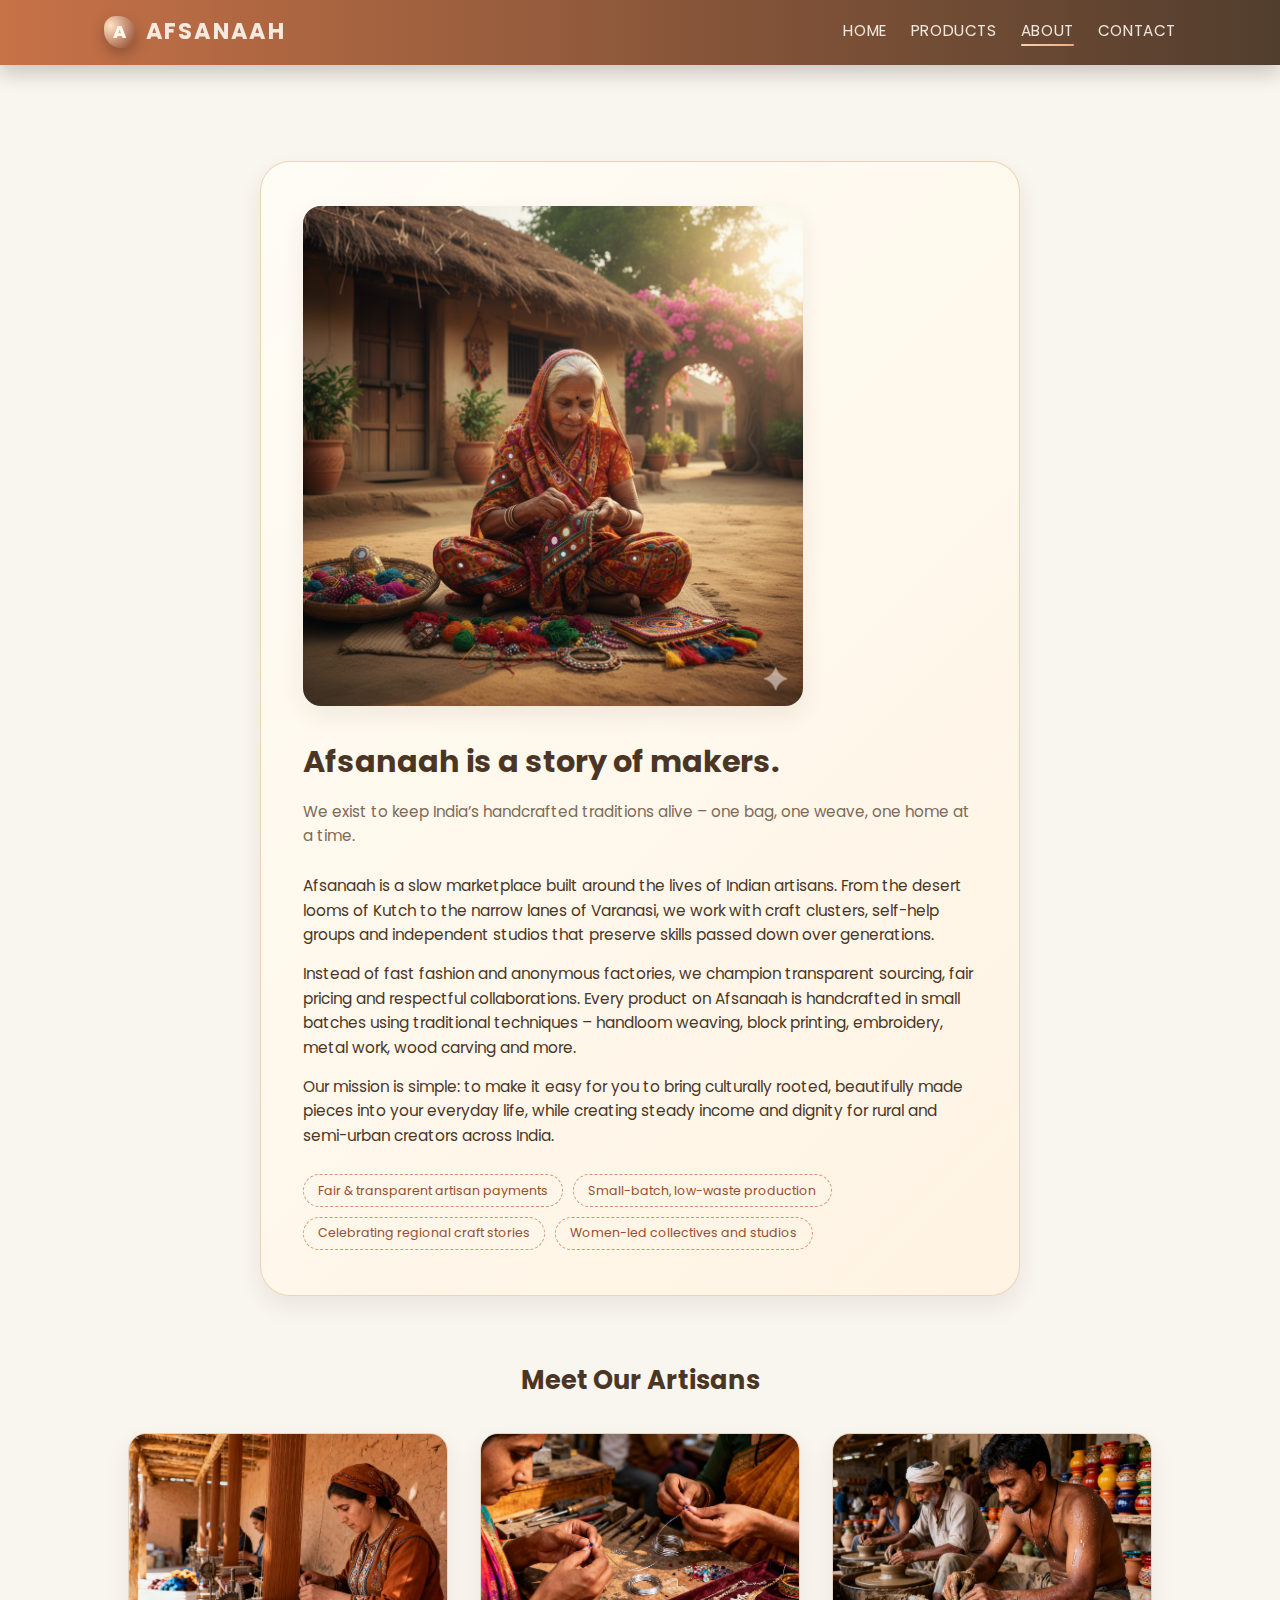
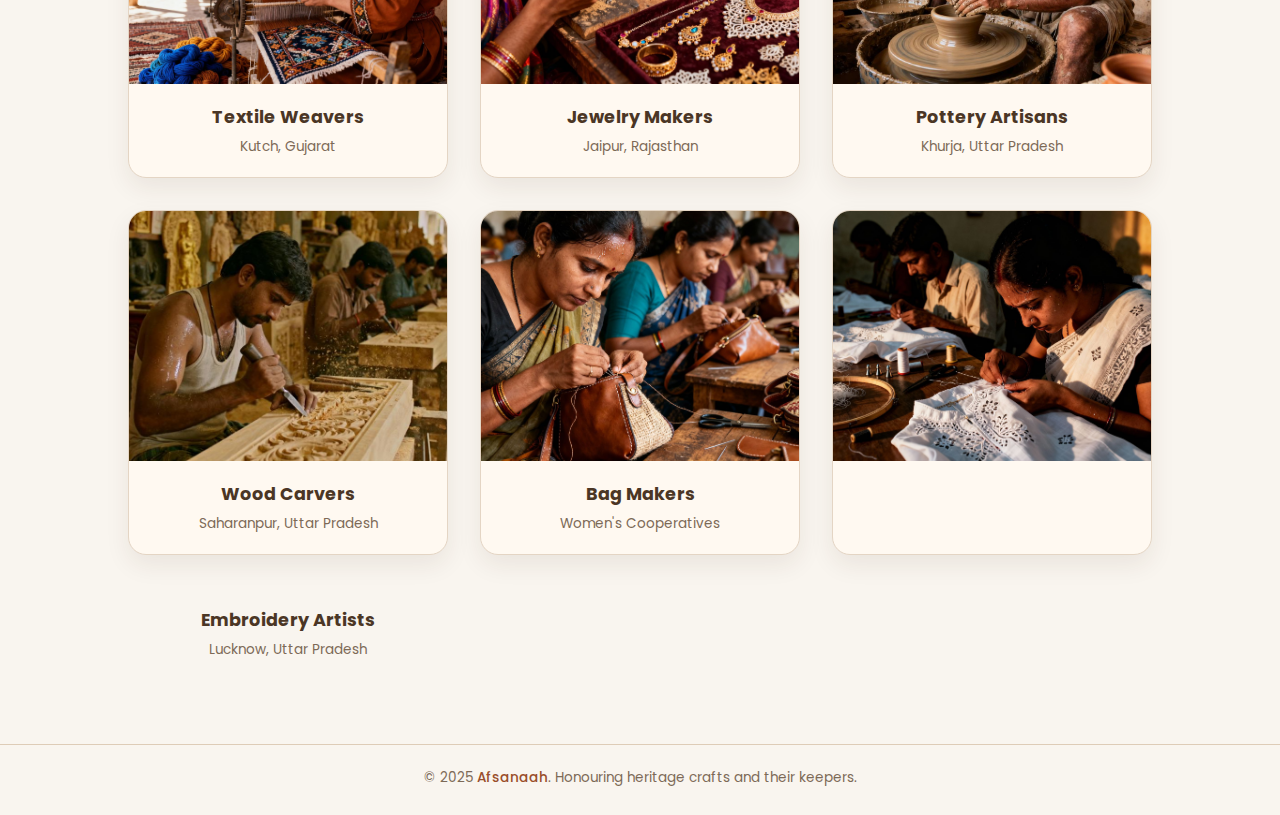
<file: about.html>
<!DOCTYPE html>
<html lang="en">
  <head>
    <meta charset="UTF-8" />
    <meta name="viewport" content="width=device-width, initial-scale=1" />
    <title>About – Afsanaah</title>
    <link rel="preconnect" href="https://fonts.googleapis.com" />
    <link rel="preconnect" href="https://fonts.gstatic.com" crossorigin />
    <link
      href="https://fonts.googleapis.com/css2?family=Poppins:wght@300;400;500;600;700&display=swap"
      rel="stylesheet"
    />
    <link rel="stylesheet" href="css/common.css" />
    <link rel="stylesheet" href="css/about.css" />
  </head>
  <body>
    <header>
      <div class="nav">
        <a href="index.html" class="logo">
          <span class="logo-mark">A</span>
          <span>Afsanaah</span>
        </a>
        <nav class="nav-links">
          <a href="index.html">Home</a>
          <a href="products.html">Products</a>
          <a href="about.html" class="active">About</a>
          <a href="contact.html">Contact</a>
        </nav>
      </div>
    </header>

    <main>
      <section class="container">
        <article class="about-wrap">
          <div class="lady">
            <img src="images/village_lady.jpg" alt="village lady"/>
          </div>
          <h1 class="about-title">Afsanaah is a story of makers.</h1>
          <p class="about-tagline">
            We exist to keep India’s handcrafted traditions alive – one bag,
            one weave, one home at a time.
          </p>

          <div class="about-text">
            <p>
              Afsanaah is a slow marketplace built around the lives of Indian
              artisans. From the desert looms of Kutch to the narrow lanes of
              Varanasi, we work with craft clusters, self-help groups and
              independent studios that preserve skills passed down over
              generations.
            </p>
            <p>
              Instead of fast fashion and anonymous factories, we champion
              transparent sourcing, fair pricing and respectful collaborations.
              Every product on Afsanaah is handcrafted in small batches using
              traditional techniques – handloom weaving, block printing,
              embroidery, metal work, wood carving and more.
            </p>
            <p>
              Our mission is simple: to make it easy for you to bring
              culturally rooted, beautifully made pieces into your everyday
              life, while creating steady income and dignity for rural and
              semi-urban creators across India.
            </p>
          </div>

          <div class="about-pill-row">
            <span class="about-pill">Fair &amp; transparent artisan payments</span>
            <span class="about-pill">Small-batch, low-waste production</span>
            <span class="about-pill">Celebrating regional craft stories</span>
            <span class="about-pill">Women-led collectives and studios</span>
          </div>
        </article>

        <div class="artisan-gallery">
          <h2 class="gallery-title">Meet Our Artisans</h2>
          <div class="artisan-grid">
            <div class="artisan-card">
              <img src="images/img5.jpeg" alt="Artisan weaving textiles">
              <div class="artisan-info">
                <h3>Textile Weavers</h3>
                <p>Kutch, Gujarat</p>
              </div>
            </div>
            <div class="artisan-card">
              <img src="images/img3.jpeg" alt="Artisan crafting jewelry">
              <div class="artisan-info">
                <h3>Jewelry Makers</h3>
                <p>Jaipur, Rajasthan</p>
              </div>
            </div>
            <div class="artisan-card">
              <img src="images/img4.jpeg" alt="Pottery artisan">
              <div class="artisan-info">
                <h3>Pottery Artisans</h3>
                <p>Khurja, Uttar Pradesh</p>
              </div>
            </div>
            <div class="artisan-card">
              <img src="images/img6.jpeg" alt="Wood carving artisan">
              <div class="artisan-info">
                <h3>Wood Carvers</h3>
                <p>Saharanpur, Uttar Pradesh</p>
              </div>
            </div>
            <div class="artisan-card">
              <img src="images/img1.jpeg" alt="Bag making artisan">
              <div class="artisan-info">
                <h3>Bag Makers</h3>
                <p>Women's Cooperatives</p>
              </div>
            </div>
            <div class="artisan-card">
              <img src="images/img2.jpeg" alt="Embroidery artisan">
            </div>
              <div class="artisan-info">
                <h3>Embroidery Artists</h3>
                <p>Lucknow, Uttar Pradesh</p>
              </div>
            </div>
          </div>
        </div>
      </section>
    </main>

    <footer>
      <div class="container">
        <p>
          © 2025 <span>Afsanaah</span>. Honouring heritage crafts and their keepers.
        </p>
      </div>
    </footer>
    <script src="script.js"></script>
  </body>
</html>
</file>
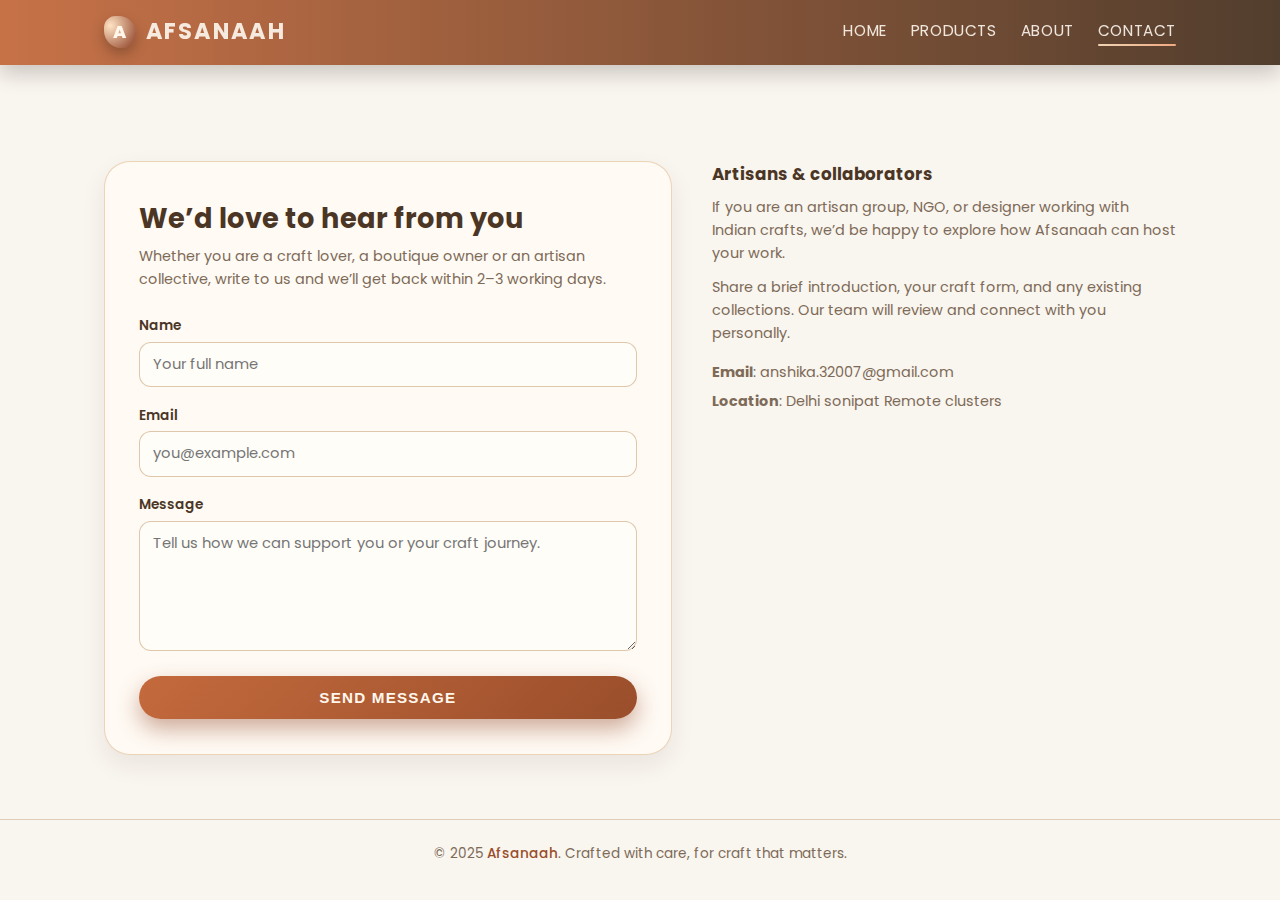
<file: contact.html>
<!DOCTYPE html>
<html lang="en">
  <head>
    <meta charset="UTF-8" />
    <meta name="viewport" content="width=device-width, initial-scale=1" />
    <title>Contact – Afsanaah</title>
    <link rel="preconnect" href="https://fonts.googleapis.com" />
    <link rel="preconnect" href="https://fonts.gstatic.com" crossorigin />
    <link
      href="https://fonts.googleapis.com/css2?family=Poppins:wght@300;400;500;600;700&display=swap"
      rel="stylesheet"
    />
    <link rel="stylesheet" href="css/common.css" />
    <link rel="stylesheet" href="css/contact.css" />
  </head>
  <body>
    <header>
      <div class="nav">
        <a href="index.html" class="logo">
          <span class="logo-mark">A</span>
          <span>Afsanaah</span>
        </a>
        <nav class="nav-links">
          <a href="index.html">Home</a>
          <a href="products.html">Products</a>
          <a href="about.html">About</a>
          <a href="contact.html" class="active">Contact</a>
        </nav>
      </div>
    </header>

    <main>
      <section class="container contact-grid">
        <div class="contact-form-card">
          <h1>We’d love to hear from you</h1>
          <p>
            Whether you are a craft lover, a boutique owner or an artisan
            collective, write to us and we’ll get back within 2–3 working days.
          </p>

          <form id="contact-form">
            <div class="form-field">
              <label class="form-label" for="name">Name</label>
              <input
                class="form-input"
                type="text"
                id="name"
                name="name"
                placeholder="Your full name"
              />
            </div>

            <div class="form-field">
              <label class="form-label" for="email">Email</label>
              <input
                class="form-input"
                type="email"
                id="email"
                name="email"
                placeholder="you@example.com"
              />
            </div>

            <div class="form-field">
              <label class="form-label" for="message">Message</label>
              <textarea
                class="form-textarea"
                id="message"
                name="message"
                placeholder="Tell us how we can support you or your craft journey."
              ></textarea>
            </div>

            <button type="submit" class="btn-primary btn-submit">
              Send Message
            </button>
          </form>
        </div>

        <aside class="contact-aside">
          <h2>Artisans &amp; collaborators</h2>
          <p>
            If you are an artisan group, NGO, or designer working with Indian
            crafts, we’d be happy to explore how Afsanaah can host your work.
          </p>
          <p>
            Share a brief introduction, your craft form, and any existing
            collections. Our team will review and connect with you personally.
          </p>

          <ul class="contact-aside-list">
            <li><strong>Email</strong>: anshika.32007@gmail.com</li>
            <li><strong>Location</strong>: Delhi sonipat Remote clusters</li>
          </ul>
        </aside>
      </section>
    </main>

    <footer>
      <div class="container">
        <p>
          © 2025 <span>Afsanaah</span>. Crafted with care, for craft that matters.
        </p>
      </div>
    </footer>
    <script src="script.js"></script>
  </body>
</html>
</file>
<file: css/common.css>
:root {
  --bg-cream: #f9f5ef;
  --card-cream: #fff9f1;
  --accent-terracotta: #c46a3d;
  --accent-terracotta-dark: #9a4e2b;
  --deep-brown: #4b3625;
  --text-muted: #7d6a57;
  --border-soft: #e4d5c4;
  --shadow-soft: 0 10px 25px rgba(64, 43, 28, 0.08);
  --radius-lg: 18px;
  --radius-md: 12px;
  --radius-pill: 999px;
  --transition-fast: 0.25s ease;
  --font-main: "Poppins", system-ui, -apple-system, BlinkMacSystemFont, "Segoe UI", sans-serif;
}


*,
*::before,
*::after {
  box-sizing: border-box;
  margin: 0;
  padding: 0;
}

html {
  scroll-behavior: smooth;
}

body {
  font-family: var(--font-main);
  background-color: var(--bg-cream);
  color: var(--deep-brown);
  line-height: 1.6;
}

img {
  max-width: 100%;
  display: block;
}

a {
  color: inherit;
  text-decoration: none;
}

main {
  padding: 0;
}

.container {
  max-width: 1120px;
  margin: 0 auto;
}

main .container {
  padding: 6rem 1.5rem 3rem;
}



header {
  position: sticky;
  top: 0;
  z-index: 20;
  background: linear-gradient(
      to right,
      rgba(196, 106, 61, 0.95),
      rgba(75, 54, 37, 0.96)
    );
  backdrop-filter: blur(10px);
  box-shadow: 0 8px 20px rgba(32, 21, 15, 0.22);
}

.nav {
  max-width: 1120px;
  margin: 0 auto;
  padding: 0.9rem 1.5rem;
  display: flex;
  align-items: center;
  justify-content: space-between;
  gap: 1.5rem;
  color: #fdf7ef;
}

.logo {
  font-weight: 700;
  font-size: 1.4rem;
  letter-spacing: 0.08em;
  text-transform: uppercase;
  display: inline-flex;
  align-items: center;
  gap: 0.6rem;
}

.logo-mark {
  width: 32px;
  height: 32px;
  border-radius: 40% 60% 50% 60%;
  background: radial-gradient(circle at 20% 30%, #ffe3c4, #8a3a21);
  display: flex;
  align-items: center;
  justify-content: center;
  font-size: 1.1rem;
  font-weight: 800;
  color: #fff7ea;
  box-shadow: 0 6px 14px rgba(0, 0, 0, 0.25);
}

.logo span:last-child {
  opacity: 0.9;
}

.nav-links {
  display: flex;
  align-items: center;
  gap: 1.5rem;
  font-size: 0.95rem;
  letter-spacing: 0.04em;
  text-transform: uppercase;
}

.nav-links a {
  position: relative;
  padding-bottom: 0.2rem;
  opacity: 0.9;
  transition: opacity var(--transition-fast), color var(--transition-fast);
}

.nav-links a::after {
  content: "";
  position: absolute;
  left: 0;
  bottom: 0;
  width: 0;
  height: 2px;
  background: linear-gradient(to right, #ffe3c4, #ffb58a);
  border-radius: 999px;
  transition: width var(--transition-fast);
}

.nav-links a:hover::after,
.nav-links a:focus-visible::after,
.nav-links a.active::after {
  width: 100%;
}

.nav-links a:hover,
.nav-links a:focus-visible {
  opacity: 1;
}


.btn-primary {
  display: inline-flex;
  align-items: center;
  justify-content: center;
  padding: 0.8rem 1.9rem;
  border-radius: var(--radius-pill);
  background: linear-gradient(135deg, var(--accent-terracotta), var(--accent-terracotta-dark));
  color: #fff7ec;
  font-size: 0.95rem;
  font-weight: 600;
  letter-spacing: 0.08em;
  text-transform: uppercase;
  border: none;
  box-shadow: 0 10px 22px rgba(147, 76, 43, 0.45);
  cursor: pointer;
  transition: transform var(--transition-fast), box-shadow var(--transition-fast), filter var(--transition-fast);
}

.btn-primary:hover,
.btn-primary:focus-visible {
  transform: translateY(-2px);
  box-shadow: 0 14px 25px rgba(123, 60, 33, 0.5);
  filter: brightness(1.02);
}

.btn-submit {
  margin-top: 0.5rem;
  width: 100%;
}



footer {
  border-top: 1px solid rgba(211, 186, 159, 0.7);
  padding: 1.4rem 1.5rem 1.6rem;
  margin-top: 1rem;
  text-align: center;
  font-size: 0.85rem;
  color: var(--text-muted);
}

footer span {
  color: var(--accent-terracotta-dark);
  font-weight: 500;
}



@media (max-width: 900px) {
  .nav {
    flex-wrap: wrap;
    justify-content: center;
  }
}

@media (max-width: 640px) {
  .nav {
    padding-inline: 1rem;
  }
}
</file>
<file: css/about.css>
.about-wrap {
  max-width: 760px;
  margin: 0 auto;
  background: linear-gradient(
      135deg,
      rgba(255, 252, 245, 0.98),
      rgba(255, 243, 226, 0.96)
    );
  border-radius: 30px;
  padding: 2.8rem 2.6rem;
  box-shadow: var(--shadow-soft);
  border: 1px solid rgba(236, 211, 182, 0.95);
  text-align: left;
}

.about-wrap .lady {
  width: 100%;
  margin-bottom: 2rem;
  text-align: center;
}

.about-wrap .lady img {
  width: 100%;
  max-width: 500px;
  height: auto;
  border-radius: var(--radius-lg);
  box-shadow: var(--shadow-soft);
  object-fit: cover;
}

.about-title {
  font-size: 1.9rem;
  margin-bottom: 0.8rem;
}

.about-tagline {
  font-size: 0.95rem;
  color: var(--text-muted);
  margin-bottom: 1.6rem;
}

.about-text {
  font-size: 0.96rem;
  color: var(--deep-brown);
}

.about-text p + p {
  margin-top: 0.9rem;
}

.about-pill-row {
  display: flex;
  flex-wrap: wrap;
  gap: 0.6rem;
  margin-top: 1.6rem;
}

.about-pill {
  padding: 0.35rem 0.9rem;
  border-radius: 999px;
  border: 1px dashed rgba(196, 106, 61, 0.7);
  font-size: 0.78rem;
  color: var(--accent-terracotta-dark);
}



.artisan-gallery {
  margin-top: 4rem;
  padding: 0 1.5rem;
}

.gallery-title {
  font-size: 1.6rem;
  text-align: center;
  margin-bottom: 2rem;
  color: var(--deep-brown);
}

.artisan-grid {
  display: grid;
  grid-template-columns: repeat(auto-fit, minmax(280px, 1fr));
  gap: 2rem;
  max-width: 1120px;
  margin: 0 auto;
}

.artisan-card {
  background: var(--card-cream);
  border-radius: var(--radius-lg);
  overflow: hidden;
  box-shadow: var(--shadow-soft);
  border: 1px solid var(--border-soft);
  transition: transform var(--transition-fast), box-shadow var(--transition-fast);
  cursor: pointer;
}

.artisan-card img {
  width: 100%;
  height: 250px;
  object-fit: cover;
  transition: transform var(--transition-fast);
}

.artisan-info {
  padding: 1.2rem 1.3rem;
  text-align: center;
}

.artisan-info h3 {
  font-size: 1.1rem;
  margin-bottom: 0.3rem;
  color: var(--deep-brown);
}

.artisan-info p {
  font-size: 0.85rem;
  color: var(--text-muted);
}

.artisan-card:hover {
  transform: translateY(-8px);
  box-shadow: 0 20px 35px rgba(75, 54, 37, 0.25);
}

.artisan-card:hover img {
  transform: scale(1.05);
}



@media (max-width: 900px) {
  .artisan-grid {
    grid-template-columns: repeat(2, minmax(0, 1fr));
    gap: 1.5rem;
  }
}

@media (max-width: 640px) {
  .about-wrap {
    padding: 2rem 1.6rem;
    border-radius: 22px;
  }

  .artisan-grid {
    grid-template-columns: minmax(0, 1fr);
    gap: 1.5rem;
  }
}
</file>
<file: css/contact.css>
.contact-grid {
  display: grid;
  grid-template-columns: minmax(0, 1.1fr) minmax(0, 0.9fr);
  gap: 2.5rem;
  align-items: flex-start;
}

.contact-form-card {
  background: #fffaf4;
  border-radius: 26px;
  padding: 2.2rem 2.1rem;
  border: 1px solid rgba(236, 211, 182, 0.98);
  box-shadow: var(--shadow-soft);
}

.contact-form-card h1 {
  font-size: 1.7rem;
  margin-bottom: 0.3rem;
}

.contact-form-card p {
  font-size: 0.9rem;
  color: var(--text-muted);
  margin-bottom: 1.5rem;
}


.form-field {
  display: flex;
  flex-direction: column;
  gap: 0.3rem;
  margin-bottom: 1.1rem;
}

.form-label {
  font-size: 0.85rem;
  font-weight: 600;
  color: var(--deep-brown);
}

.form-input,
.form-textarea {
  border-radius: 12px;
  border: 1px solid rgba(221, 196, 166, 0.95);
  padding: 0.7rem 0.85rem;
  font-family: inherit;
  font-size: 0.92rem;
  background-color: #fffdf8;
  color: var(--deep-brown);
  outline: none;
  transition: border-color var(--transition-fast), box-shadow var(--transition-fast), background-color var(--transition-fast);
}

.form-textarea {
  min-height: 130px;
  resize: vertical;
}

.form-input:focus-visible,
.form-textarea:focus-visible {
  border-color: var(--accent-terracotta);
  box-shadow: 0 0 0 1px rgba(196, 106, 61, 0.25);
  background-color: #fffaf3;
}


.contact-aside {
  font-size: 0.9rem;
  color: var(--text-muted);
}

.contact-aside h2 {
  font-size: 1.05rem;
  margin-bottom: 0.5rem;
  color: var(--deep-brown);
}

.contact-aside p + p {
  margin-top: 0.7rem;
}

.contact-aside-list {
  margin-top: 1rem;
  list-style: none;
}

.contact-aside-list li {
  margin-bottom: 0.4rem;
}



@media (max-width: 900px) {
  .contact-grid {
    grid-template-columns: minmax(0, 1fr);
  }
}

@media (max-width: 640px) {
  .contact-form-card {
    padding: 1.9rem 1.5rem;
  }
}
</file>
